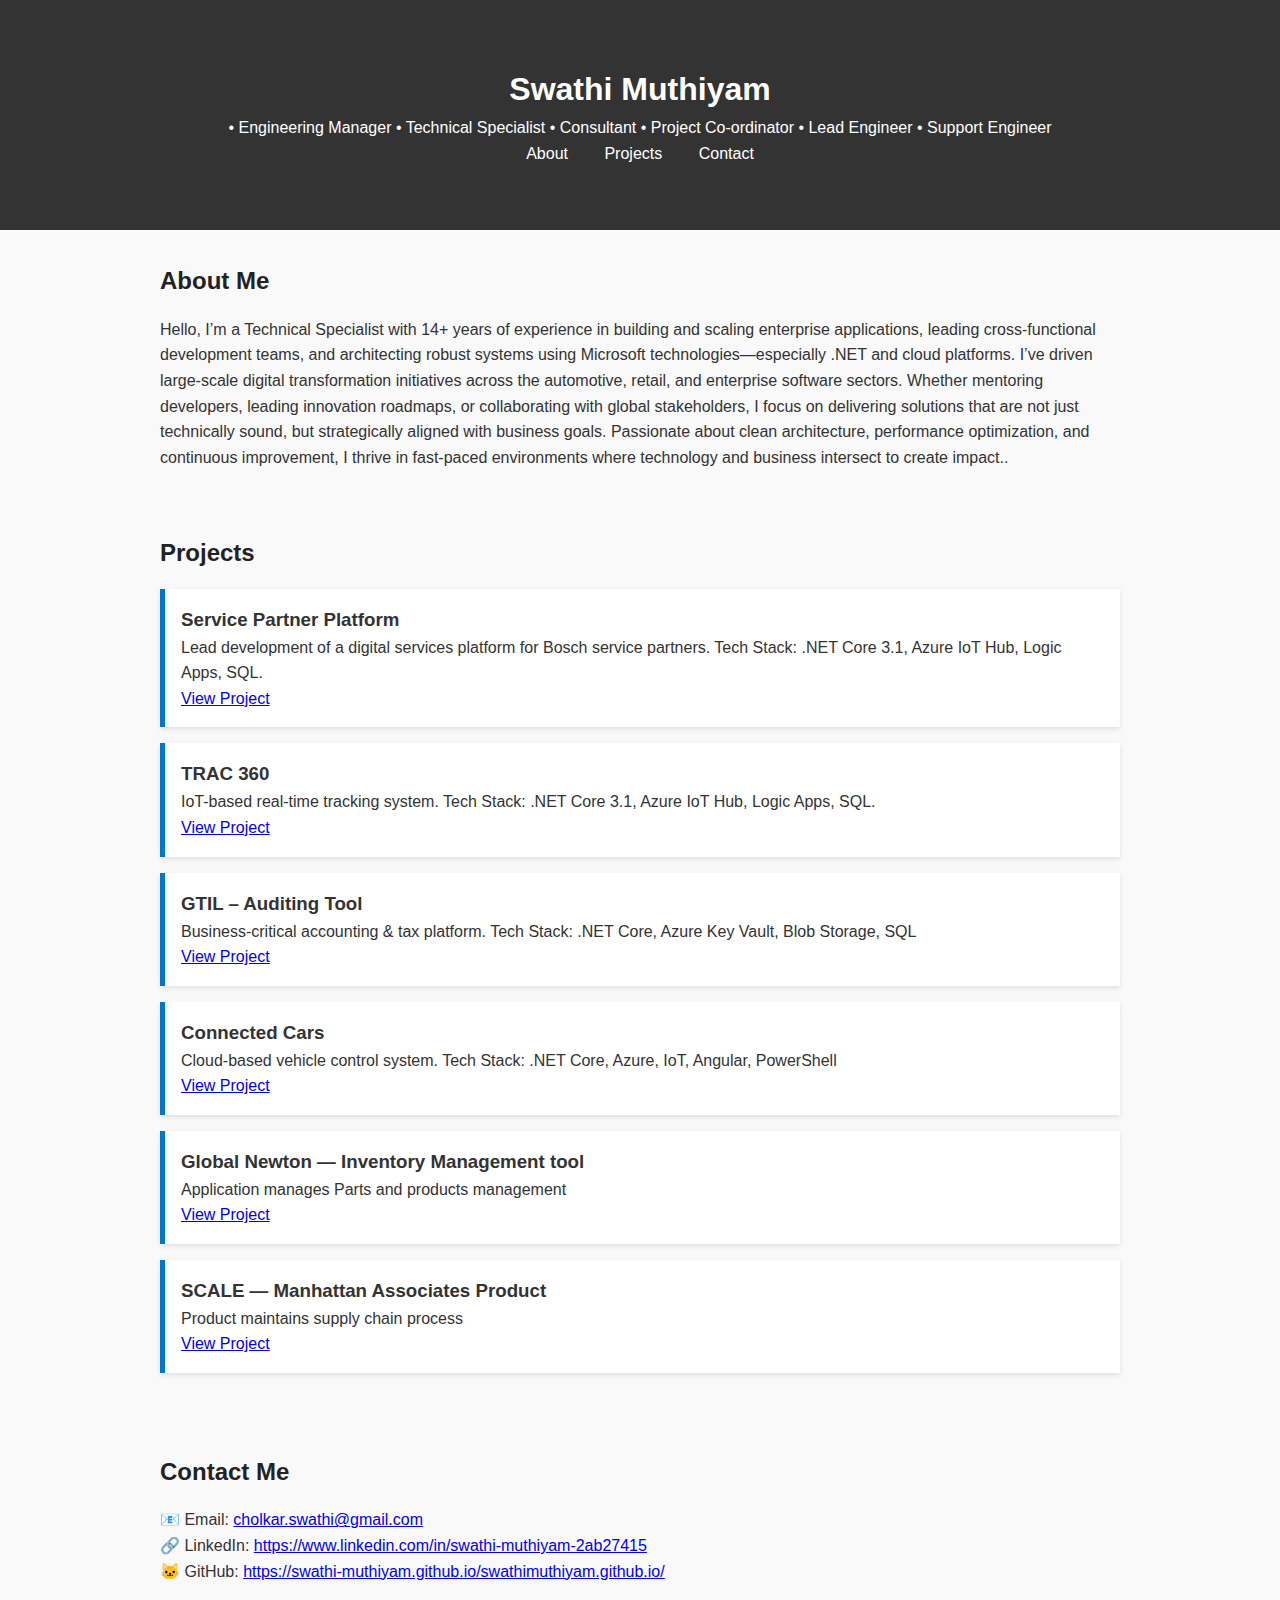
<file: index.html>
<!DOCTYPE html>
<html lang="en">
<head>
  <meta charset="UTF-8" />
  <meta name="viewport" content="width=device-width, initial-scale=1.0"/>
  <title>Swathi Muthiyam | Portfolio</title>
  <link rel="stylesheet" href="style.css"/>
</head>
<body>
  <header>
    <div class="container">
      <h1>Swathi Muthiyam</h1>
      <p>• Engineering Manager • Technical Specialist • Consultant • Project Co-ordinator • Lead Engineer • Support Engineer</p>
      <nav>
        <a href="#about">About</a>
        <a href="#projects">Projects</a>
        <a href="#contact">Contact</a>
      </nav>
    </div>
  </header>

  <section id="about">
    <div class="container">
      <h2>About Me</h2>
      <p>Hello, I’m a Technical Specialist with 14+ years of experience in building and scaling enterprise applications, leading cross-functional development teams, and architecting robust systems using Microsoft technologies—especially .NET and cloud platforms.

I’ve driven large-scale digital transformation initiatives across the automotive, retail, and enterprise software sectors. Whether mentoring developers, leading innovation roadmaps, or collaborating with global stakeholders, I focus on delivering solutions that are not just technically sound, but strategically aligned with business goals.

Passionate about clean architecture, performance optimization, and continuous improvement, I thrive in fast-paced environments where technology and business intersect to create impact..</p>
    </div>
  </section>

  <section id="projects">
    <div class="container">
      <h2>Projects</h2>
      <ul class="project-list">
        <li>
          <h3>Service Partner Platform</h3>
          <p>Lead development of a digital services platform for Bosch service partners.  
              Tech Stack: .NET Core 3.1, Azure IoT Hub, Logic Apps, SQL.</p>
              <!-- Modal -->
                  <div id="bspModal" class="modal">
                    <div class="modal-content">
                      <span class="close" onclick="closeModal('bspModal')">&times;</span>
                      <h2>🚗🏍️Service Partner Platform</h2>
                      <p><strong>Description:</strong> Service Partner App is an end-to-end digital platform designed for vehicle service workshops. It enhances operational efficiency by enabling service appointment bookings, job card management, and automated lead generation. The platform supports mobile and web interfaces, integrating tools like WhatsApp and Meta Ads to streamline customer communication and lead follow-up.</p>
                      <br>
                      <p><strong>Role:</strong> Technical Lead / Backend Developer</p>
                      <br>
                      <p><strong>Tech Stack:</strong> .NET Core 8.0, Azure Functions, Logic Apps, SQL Server, JavaScript (DevExtreme), Firebase Auth / JWT , WhatsApp Business API (Customer communication), Meta Ads API (Lead Capture), Firebase Cloud Messaging (Push Notifications), </p>
                      <br>
                      <p><strong>Platform:</strong> Mobile (Android/iOS) + Web Admin Panel</p>
                      <br>
                      <p><strong>Key Features:</strong> </p>
                      <br>
                      <p><strong>📱 Mobile App (Workshop Owner & Staff)</strong> </p> 
                      <br>                     
                        <ul>
                          <li></b>Web Admin Panel:</b> Manage service partners, appointments, and job cards.</li>
                          <li></b>Job Card Management:</b> Create, update, and track job cards for vehicle repairs.</li>
                          <li></b>Lead Generation:</b> Automatically generate leads based on vehicle type and insurance expiry.</li>
                          <li></b>WhatsApp Integration:</b> Send notifications and updates to customers via WhatsApp.</li>
                          <li></b>Meta Ads Integration:</b> Capture leads from Meta Ads campaigns.</li>
                          <li></b>Push Notifications:</b> Notify customers about appointment reminders and service updates.</li>
                        </ul>
                      <p><strong>🖥️ Admin Web Panel</strong> </p>
                        <ul>                          
                          <li></b>Master Data Management:</b> Add/update service types, vehicle models, brands, etc., to sync with the mobile app.</li>
                          <li></b>KPI & Reports Dashboard:</b> View service metrics, lead conversion rates, and employee productivity. </li>
                          <li></b>Lead Management:</b>
                              # View and assign leads from Meta Ads.
                              # Track lead status and performance by agent.</li>
                          <li></b>Notification Center:</b>
                              # Send custom notifications to customers.
                              # Track delivery and response status of each message.</li>
                          <li></b>User & Role Management:</b> Add new users and assign roles (Admin, Agent, Technician, etc.).</li>
                          <li></b>Geo-location Update:</b> Update workshop location and reflect changes in the mobile app (useful for relocations).</li>
                        </ul>
                    </div>
                  </div>
          <!-- <a href="proj-bsp.html" target="_blank">View Project</a> -->
          <a href="#" onclick="openModal('bspModal')">View Project</a>
        </li>
        <li>
          <h3>TRAC 360</h3>
          <p>IoT-based real-time tracking system. 
            Tech Stack: .NET Core 3.1, Azure IoT Hub, Logic Apps, SQL.</p>
                  <!-- Modal -->
                  <div id="trac360Modal" class="modal">
                    <div class="modal-content">
                      <span class="close" onclick="closeModal('trac360Modal')">&times;</span>
                      <h2>IoT-based real-time tracking system</h2>
                      <p><strong>Description:</strong> TRAC 360 is an IoT platform designed to register devices and process incoming telemetry data for operational monitoring and KPI generation.</p>
                      <br>
                      <p><strong>Role:</strong> Technical Lead / Backend & Cloud Integration Engineer</p>
                      <br>
                      <p><strong>Tech Stack:</strong> .NET Core 3.1, SQL Server, Microservices, Azure - Iot hub, Event hub, Functions, Logic App, Cosmos db, App services  </p>
                      <br>                      
                      <p><strong>Platform:</strong> Scheduler - Device registration + Simulator (Instead of actual device) + device Integration</p>
                      <br>
                      <p><strong>Key Features:</strong> </p>
                      <br>
                      <p><strong>Device Registration (Bulk Ingestion):</strong> </p>   
                      <br>                   
                        <ul>
                          <li>A Function App automatically pulls bulk device data files from a designated SFTP location.</li>
                          <li>Each file contains metadata required to register multiple devices (e.g., device ID, type, location, etc.).</li>
                          <li>The Function App processes this data and registers the devices in the system.</li>
                          <li>Device registration is logged in a SQL database for tracking and auditing purposes.</li><br>
                          <p><strong>Telemetry Reception:</strong> </p><br>
                          <li>Once registered, devices begin transmitting telemetry data (e.g., location, temperature, pressure).</li>
                          <li>This data is received in real time by a client system responsible for ingesting and interpreting the incoming signals.</li>
                        <p><strong>Data Persistence:</strong> </p><br>
                        <li>Telemetry data is stored in Azure Cosmos DB, a scalable NoSQL database.</li>
                        <li>This structured storage allows for high-speed querying and flexible schema management.</li>
                        <br>
                        <p><strong>KPI Population:</strong> </p><br>
                        <li>Data from Cosmos DB is used to compute and populate Key Performance Indicators (KPIs).</li>
                        <li>These KPIs support dashboards, alerts, and operational analytics, offering insights into device performance and status.</li>
                        </ul>
                    </div>
                  </div>
          <!-- <a href="proj-trac360.html" target="_blank">View Project</a> -->
          <a href="#" onclick="openModal('trac360Modal')">View Project</a>
        </li>
        <li>
          <h3>GTIL – Auditing Tool</h3>
          <p>Business-critical accounting & tax platform.
            Tech Stack: .NET Core, Azure Key Vault, Blob Storage, SQL</p>
            <!-- Modal -->
                  <div id="gtilModal" class="modal">
                    <div class="modal-content">
                      <span class="close" onclick="closeModal('gtilModal')">&times;</span>
                      <h2>GTIL - Business-Critical Accounting & Tax Platform</h2>
                      <p><strong>Description:</strong>A secure, enterprise-grade platform built to streamline and automate accounting, auditing, and tax processes. The system enables seamless engagement management, offline work synchronization, trial balance calculations, and supports end-to-end audit lifecycle workflows, ensuring compliance, accuracy, and efficiency.</p>
                      <br>
                      <p><strong>Tech Stack:</strong> .NET Core 3.1, Azure App services, Logic Apps, SQL, BLOB storage</p>
                      <br>
                      <p><strong>Platform:</strong> Web Application (hosted on local IIS)</p>
                      <br>
                      <p><strong>Key Features:</strong> </p><br>
                      <ul>
                        <p><strong>Engagement Lifecycle Management:</strong> </p><br>
                        <li><p> Creation and tracking of audit/tax engagements.</p> </li>
                        <li><p> Role-based access for audit teams, managers, and clients.</p> </li>
                        <li><p> Real-time status updates and workflow automation.</p> </li>                        
                        <br> <p><strong>Offline Work Synchronization:</strong> </p><br>
                        <li><p> Auditors can work in offline mode (e.g., during field audits).</p> </li>
                        <li><p> Changes are automatically synced to the central system once connectivity is restored.</p> </li>
                        <li><p> Conflict resolution and audit trails ensure data integrity.</p> </li>
                        <p><strong>Trial Balance Calculations:</strong> </p><br>
                        <li><p> Auto-import of trial balance from client systems or manual entry.</p> </li>
                        <li><p> Real-time computation of adjustments, reclassifications, and final balances.</p> </li>
                        <li><p> Integration with working papers and financial statements.</p> </li> 
                        <br> <p><strong>Audit Evidence Management:</strong> </p><br>
                        <li><p> Upload and tag supporting documents (invoices, receipts, contracts)..</p> </li>
                        <li><p> Link documents to specific audit assertions or checklist items..</p> </li>
                        <li><p> Version control and secure file storage.</p> </li>

                        <br> <p><strong>Risk Assessment & Planning:</strong> </p><br>
                        <li><p> Built-in risk analysis tools to identify high-risk areas..</p> </li>
                        <li><p> Supports materiality calculations and risk matrices..</p> </li>
                        <li><p> Configurable audit planning templates and checklists.</p> </li>
                        
                        <br> <p><strong>Workpaper Management:</strong> </p><br>
                        <li><p> Digital workpapers with review/approval workflows..</p> </li>
                        <li><p> Cross-referencing, annotations, and reviewer comments..</p> </li>
                        <li><p> Standard templates aligned with regulatory standards (e.g., GAAP, IFRS).</p> </li>

                        <br> <p><strong>Lead Schedules & Sub-ledger Tie-Outs:</strong> </p><br>
                        <li><p> Automated generation of lead schedules for account balances.</p> </li>
                        <li><p> Integration with sub-ledger systems to ensure tie-outs.</p> </li>
                        <li><p> Exception handling and reconciliation workflows..</p> </li>

                        <br> <p><strong>Reporting & Dashboards:</strong> </p><br>
                        <li><p> Real-time dashboards for engagement status, open items, and KPIs.</p> </li>
                        <li><p> Exportable reports (PDF, Excel, CSV) for clients and regulators.</p> </li>
                        <li><p> Audit log and compliance summaries.</p> </li>

                        <br> <p><strong>Security & Compliance:</strong> </p><br>
                        <li><p> Role-based access control and multi-factor authentication.</p> </li>
                        <li><p> Data encryption at rest and in transit.</p> </li>
                        <li><p> Compliance with industry standards such as SOX, ISO 27001, and SOC 2.</p> </li>

                    </ul>
                      
                      
                    </div>
                  </div>
          <!-- <a href="proj-gtil.html" target="_blank">View Project</a> -->
          <a href="#" onclick="openModal('gtilModal')">View Project</a>

        </li>
        <li>
          <h3>Connected Cars</h3>
          <p>Cloud-based vehicle control system.
Tech Stack: .NET Core, Azure, IoT, Angular, PowerShell</p>
<!-- Modal -->
                  <div id="fordModal" class="modal">
                    <div class="modal-content">
                      <span class="close" onclick="closeModal('fordModal')">&times;</span>
                      <h2>Connected Cars  – IoT-Based Application</h2><br>
                      <p><strong>Description:</strong> The Connected Cars platform is an advanced IoT-based solution designed to collect, process, and visualize vehicle telemetry data in real time. It includes a user-friendly mobile app for end users, a powerful web-based admin panel for fleet managers and support teams, and a microservices-driven backend architecture built for scalability, resilience, and speed.</p><br>
                      <p><strong>Role:</strong> Full stack Developer, Release Manager, Support Engineer</p><br>
                      <p><strong>Tech Stack:</strong> .NET Core 3.0, Azure Functions, Logic Apps, Azure SQL Server, Angular, AAD ,Azure Event hub, TCU device with pre-embedded SDN uri</p>
                      <br><p><strong>Platform:</strong> Mobile (Android/iOS) + Web Admin Panel</p><br>
                      <p><strong>Key Features:</strong> </p><br>
                      <p><strong>📱 Mobile App (For Vehicle Owners/Drivers)</strong> </p>  <br>                    
                        <ul>
                          <li><b>Real-Time Vehicle Data:</b>  View location, fuel level, battery status, engine health, tire pressure, etc.</li>
                          <li><b>Trip History: </b>  Access past routes, driving behavior, speed trends, and distance traveled.</li>
                          <li><b>🖥️ Remote Features:</b><br>
                            # Remote start/stop<br>
                            # Lock/unlock doors<br>
                            # Horn/light activation<br>
                            <li><b>Maintenance Alerts:</b> Service reminders, diagnostics codes, and proactive issue detection.<br>
                            <li><b>User Profile & Notifications:</b>  Manage preferences, push notifications for critical alerts, geo-fencing.<br>                              
                        </ul>
                       <ul>                          
                          <li><b> Web Admin Panel (For Managers & Admins)</b><br>
                            <li><b> Dashboard Overview:</b> Vehicle health summary, active/inactive vehicle stats, alerts.<br>
                            <li><b>Live Tracking:</b> Map view of all connected vehicles with real-time status updates.<br>
                            <li><b>Vehicle Management:</b> Register, update, or remove vehicles from the system.<br> 
                            <li><b>Driver Behavior Analytics: </b> Monitor speed violations, harsh braking, acceleration, and idling time.<br>
                            <li><b>Data Export & Reports: </b> Generate customized reports in various formats (CSV, PDF).                              
                        </ul>
                        <ul>  
                          <li><b>Backend Microservices:</b><br>
                              # Scalable architecture with independent services for data ingestion, processing, and storage.<br>
                              # Azure Functions for serverless compute, Logic Apps for workflow automation.</li>
                          <li><b>Telemetry Ingestion Service</b><br>
                              # Collects real-time data from embedded vehicle TCU devices..<br>
                              # Supports MQTT, HTTP protocols.</li>
                          <li><b>Device Registration & Identity Service</b><br>
                              # Manages secure provisioning of IoT devices(TCU) and vehicle authentication...
                          <li><b> Notification Service</b><br>
                              # Sends alerts via push, email, or SMS for key events (e.g., low battery, crash detection)..<br>
                              <li><b>User Management & Access Control</b><br>
                              # Handles authentication (OAuth2, SSO) and role-based access for both mobile and admin users.
                              <li><b>Data Storage</b><br>
                              # No SQL DB for telemetry.<br>
                              # Relational DB Azure SQL for user and vehicle metadata.<br>
                              # Blob Storage for diagnostic files, images, and logs.</li>                         
                        </ul>
                    </div>
                  </div>
          <!-- <a href="proj-ford.html" target="_blank">View Project</a> -->
          <a href="#" onclick="openModal('fordModal')">View Project</a>
        </li>

        <li>
          <h3>Global Newton — Inventory Management tool</h3>
          <p>Application manages Parts and products management </p>
          <!-- <a href="proj-ford.html" target="_blank">View Project</a> -->
          <!-- Modal -->
                  <div id="gnModal" class="modal">
                    <div class="modal-content">
                      <span class="close" onclick="closeModal('gnModal')">&times;</span>
                      <h2>Global Newton — Inventory Management tool</h2><br>
                      <p><strong>Description:</strong> An Inventory Management Tool for parts and products is a software application designed to streamline the tracking, storing, and organizing of inventory items (such as spare parts, components, and finished products). It ensures optimal stock levels, minimizes overstocking and stockouts, and enhances operational efficiency for businesses dealing with physical goods.</p>
                     <br> <p><strong>Role:</strong> Technical Lead / Full stack Developer</p>
                     <br> <p><strong>Tech Stack:</strong> .NET framework 4.8, Cluster server, SQL Server, JavaScript</p>
                      <br><p><strong>Platform:</strong>  Web Application</p>
                      <br><p><strong>Key Features:</strong> </p>
                      <br><p><strong>📱 Parts Management</strong> </p>                      
                        <ul>
                          <li></b> Part Cataloguing :</b> Maintain a detailed catalog with part numbers, descriptions, suppliers, categories.</li>
                          <li></b> Stock Tracking :</b> Real-time tracking of quantity on hand, minimum and maximum levels.</li>
                          <li></b> Multi-location Support:</b>  Track parts across multiple warehouses or store locations..</li>
                          <li></b> Reorder Alerts: </b> Automatic notifications when stock falls below a defined threshold.</li>
                          <li></b> Serial/Batch Number Tracking:</b> Identify and trace individual parts.</li>
                          
                        </ul>
                      <p><strong>🖥️  Products Management</strong> </p>
                        <ul>
                          <li><b>Product Catalog:</b> Create and manage product listings, SKUs, descriptions, pricing, categories.</li>
                          <li><b>Bill of Materials (BOM):</b> Define how products are assembled from parts.</li>
                          <li><b>Stock Management:</b> Monitor quantities available, reserved, or on order.</li>
                        </ul>
                    </div>
                  </div>
          <a href="#" onclick="openModal('gnModal')">View Project</a>
        </li>
<li>
          <h3>SCALE — Manhattan Associates Product</h3>
          <p>Product maintains supply chain process </p> 

<!-- Modal -->
                  <div id="scaleModal" class="modal">
                    <div class="modal-content">
                      <span class="close" onclick="closeModal('scaleModal')">&times;</span>
                      <h2>SCALE — Manhattan Associates Product</h2>
                      <br><p><strong>Description:</strong> SCALE (Supply Chain Architected for Logistics Execution) is a comprehensive, modular warehouse and logistics execution system developed by Manhattan Associates. It is designed to manage and optimize the entire supply chain process, from inbound logistics and warehouse operations to outbound shipping and returns management.
It combines warehouse management (WMS), transportation management (TMS), labor management, and billing capabilities into a single, scalable platform        </p>
                      <br><p><strong>Role:</strong> Full Stack Developer & Support Engineer</p>
                      <br><p><strong>Tech Stack:</strong> C# 3.5, .Net Framework 3.5, Winforms 3.5,  WCF with Windows & Unix, Database (SQL Server 2008), Crystal reports.</p>
                      <br><p><strong>Platform:</strong> Desktop Application</p>
                      <br><p><strong>Key Features:</strong> </p><br>
                      <br><p><strong> Key Project Features – Supply Chain Management System</strong> </p>                      
                        <ul>
                          <li></b>End-to-End Transaction Handling:</b> Customized critical outbound transactions including:</li><br>
                          <li><b>Wave Management:</b> Grouping orders for efficient picking and shipping.</li><br>
                          <li><b>Order Management:</b> Creating, modifying, and tracking customer orders.</li><br>
                          <li><b>Inventory Management:</b> Real-time tracking of stock levels, locations, and movements.</li><br>
                          <li><b>Labor Management:</b> Monitoring workforce productivity and performance.</li><br>
                          <li><b>Billing Management:</b> Generating invoices and managing financial transactions.</li><br>
                          <li><b>Pick and Pack:</b> Streamlining the picking process and packing items for shipment.</li><br>
                          <li><b>Replishment:</b> Managing inventory replenishment based on demand and stock levels.</li><br>
                          <li><b>Shipping:</b> Managing the entire shipping process, including carrier selection and label generation.</li><br>
                          <li><b>Returns Management:</b> Handling returned items efficiently.</li><br>
                          <li><b>Dock Management:</b> Optimizing dock door assignments and scheduling.</li><br>                          
                        </ul>
                      <p><strong>🖥️ System Customization & Enhancements</strong> </p>
                        <ul> 
                          <li>Customized workflows and screens based on unique client requirements in the warehouse and logistics domain.</b>
                          </li>
                          <li>Created reusable components for repeated SCM processes (e.g., packing list generation, shipment validation).</li>
                         
                        </ul>
                      <p><strong>🖥️ Error Handling & Issue Resolution</strong> </p>
                        <ul> 
                          <li>Proactively identified and fixed issues in the UI and server-side applications to ensure smooth transaction processing.</b>
                          </li>
                          <li>Debugged complex server errors involving cross-layer integrations between UI, business logic, and the database.</li>                         
                        </ul>

                        <p><strong>🖥️ Integration with External Systems</strong> </p>
                        <ul> 
                          <li><b>Enabled integrations with:</b><br>
                            # External ERP systems for Data Synchronization.<br>
                            # Transportation Management Systems (TMS)<br>
                            # Third-party logistics (3PL) providers.</li>
                          </li>
                          <li>Built APIs for real-time data exchange in shipping, order fulfillment, and inventory synchronization</li>
                        </ul>                        
                        <p><strong><b>Compliance & Audit Trail</b></strong> </p>
                        <ul>  
                          <li>
                            # Implemented audit logs for tracking key transactions like picking, packing, and shipping.<br>
                            # Ensured compliance with client-specific shipping documentation and label generation requirements.<br>                            
                          </li>                          
                        </ul>
                    </div>
                  </div>

          <!-- <a href="proj-ford.html" target="_blank">View Project</a> -->
          <a href="#" onclick="openModal('scaleModal')">View Project</a>
        </li>
        
      </ul>
    </div>
  </section>

  <section id="contact">
    <div class="container">
      <h2>Contact Me</h2>
      <p>📧 Email: <a href="mailto:cholkar.swathi@gmail.com" target="_blank">cholkar.swathi@gmail.com</a></p>
      <p>🔗 LinkedIn: <a href="https://www.linkedin.com/in/swathi-muthiyam-2ab27415" target="_blank">https://www.linkedin.com/in/swathi-muthiyam-2ab27415</a></p>
      <p>🐱 GitHub: <a href="https://swathi-muthiyam.github.io/swathimuthiyam.github.io/" target="_blank">https://swathi-muthiyam.github.io/swathimuthiyam.github.io/</a> </p>
    </div>
  </section>

  <script>
function openModal(id) {
  document.getElementById(id).style.display = 'block';
}

function closeModal(id) {
  document.getElementById(id).style.display = 'none';
}

// Close modal if user clicks outside of modal-content
window.onclick = function(event) {
  const modals = document.querySelectorAll('.modal');
  modals.forEach(modal => {
    if (event.target == modal) {
      modal.style.display = "none";
    }
  });
}
</script>

</body>
</html>
</file>
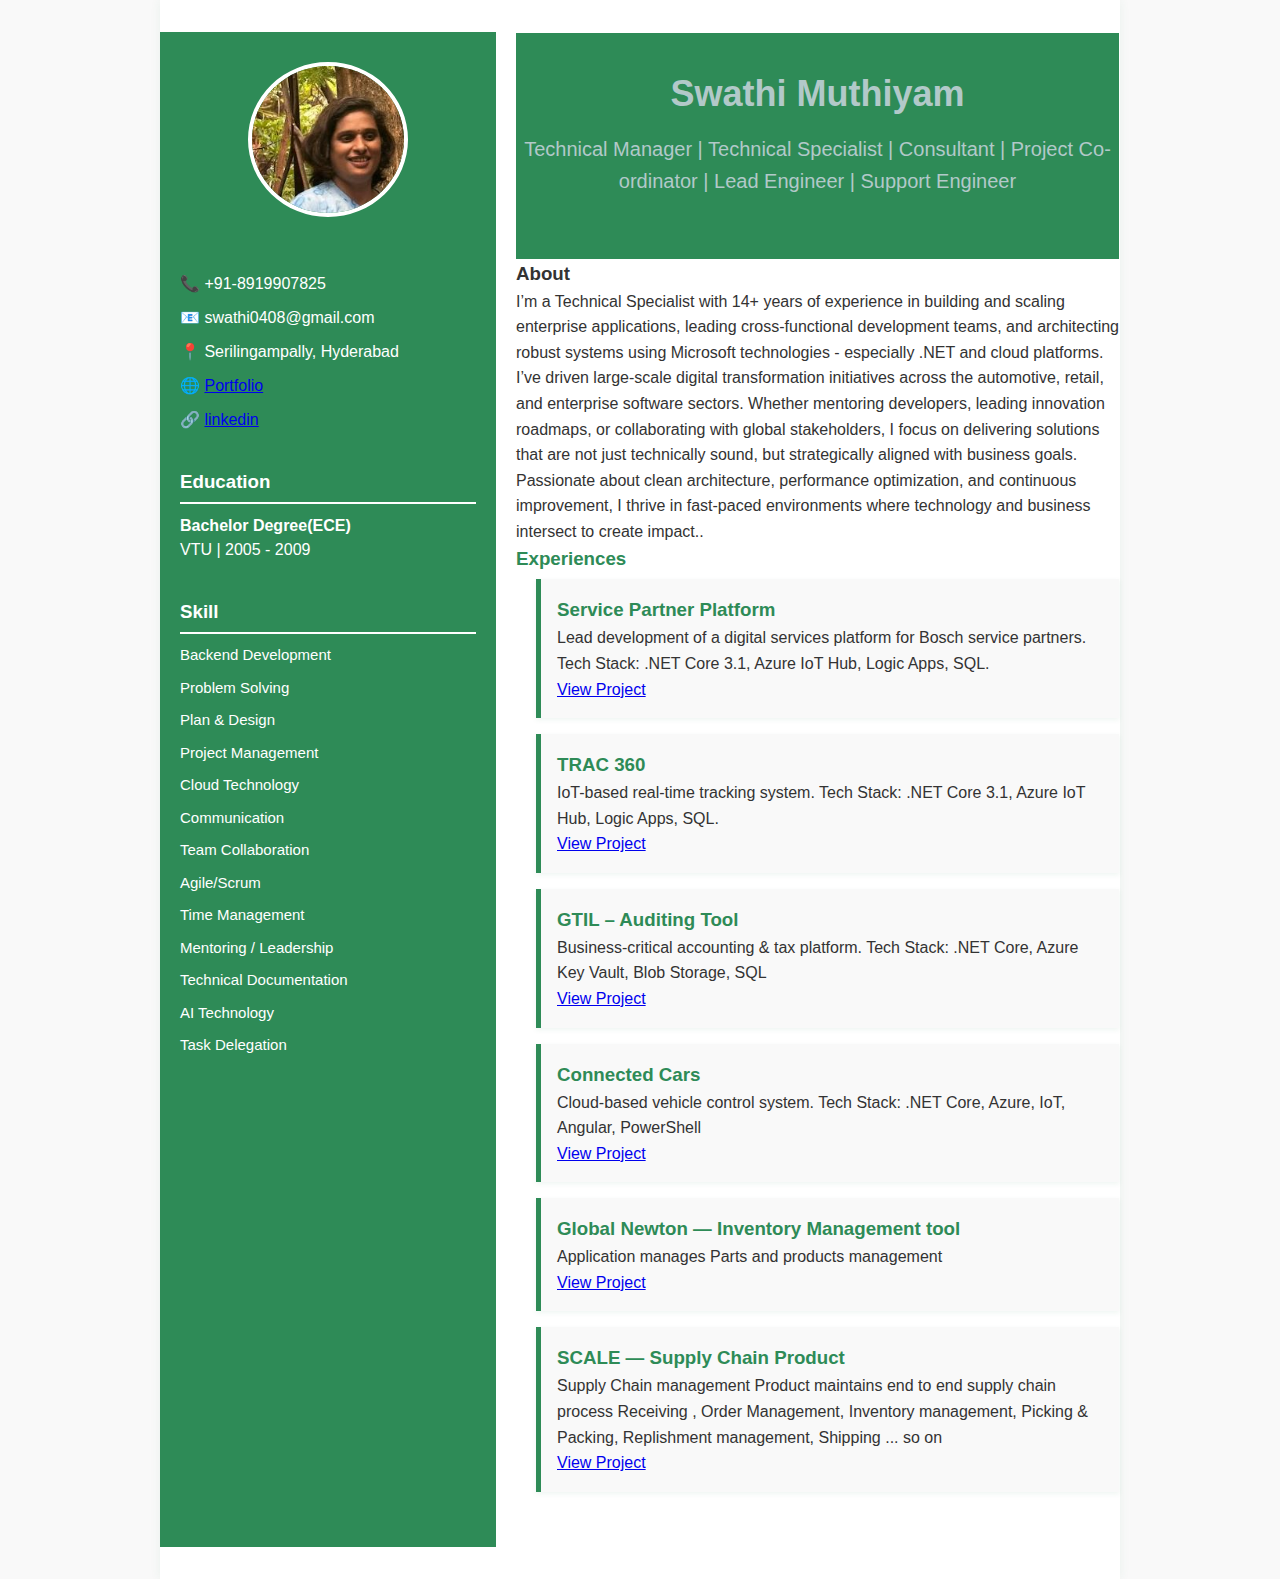
<file: cv.html>
<!DOCTYPE html>
<html lang="en">
<head>
  <meta charset="UTF-8" />
  <meta name="viewport" content="width=device-width, initial-scale=1.0"/>
  <title>Swathi Muthiyam - Technical Specialist</title>
  <link rel="stylesheet" href="stylescv.css" />
</head>
<body>
  <div class="container">
    <aside class="sidebar">
      <div class="profile">
        <img src=".\SwathiMuthiyamimage.JPG" alt="Swathi Muthiyam" />
      </div>
      <div class="contact">
        <p><strong>📞</strong> +91-8919907825</p>
        <p><strong>📧</strong> swathi0408@gmail.com</p>
        <p><strong>📍</strong> Serilingampally, Hyderabad</p>
        <p><strong>🌐</strong> <a href="https://swathi-muthiyam.github.io/portfolio/cv.html#" target="_blank">Portfolio</a></p>
        <p><strong>🔗</strong> <a href="https://www.linkedin.com/in/swathi-muthiyam-2ab27415" target="_blank">linkedin</a></p> 
        
      </div>
      <div class="education">
        <h3>Education</h3>
        <p><strong>Bachelor Degree(ECE)</strong><br />VTU | 2005 - 2009</p>
        <!-- <p><strong>Master Degree</strong><br />University of AnyCity | 2016 - 2021</p> -->
      </div>
      <div class="skills">
        <h3>Skill</h3>     
        <p>Backend Development </p>  <!-- ⭐⭐⭐⭐⭐  -->
        <p>Problem Solving	</p> <!-- ⭐⭐⭐⭐⭐ -->
        <p>Plan & Design </p> <!-- ⭐⭐⭐⭐⭐ -->
        <p>Project Management </p> <!-- ⭐⭐⭐⭐ -->
        <p>Cloud Technology </p> <!-- ⭐⭐⭐⭐ -->
        <p>Communication </p>      <!-- ⭐⭐⭐⭐  --> 
        <p>Team Collaboration	</p> <!-- ⭐⭐⭐⭐ -->
        <p>Agile/Scrum	</p> <!-- ⭐⭐⭐⭐ -->
        <p>Time Management	</p> <!-- ⭐⭐⭐⭐ -->
        <p>Mentoring / Leadership	</p>    <!--⭐⭐⭐⭐   --> 
        <p>Technical Documentation	</p>  <!-- ⭐⭐⭐⭐  -->   
        <p>AI Technology	</p> <!-- ⭐⭐⭐ -->
        <p>Task Delegation	</p> <!-- ⭐⭐⭐ -->
      </div>
    </aside>

    <main class="main-content">
      <header>
        <h1><span>Swathi Muthiyam</span></h1>
        <h2><p>Technical Manager | Technical Specialist | Consultant | Project Co-ordinator | Lead Engineer | Support Engineer </p></h2>
      </header>

      <section class="about">
        <h3 class="experienceheader">About</h3>
        <p>
          I’m a Technical Specialist with 14+ years of experience in building and scaling enterprise applications, leading cross-functional development teams, and architecting robust systems using Microsoft technologies - especially .NET and cloud platforms. I’ve driven large-scale digital transformation initiatives across the automotive, retail, and enterprise software sectors. Whether mentoring developers, leading innovation roadmaps, or collaborating with global stakeholders, I focus on delivering solutions that are not just technically sound, but strategically aligned with business goals. Passionate about clean architecture, performance optimization, and continuous improvement, I thrive in fast-paced environments where technology and business intersect to create impact..
        </p>
      </section>

      <section class="experienceheader">
        <h3>Experiences</h3>
           
          <!-- <h4>Job Position | 2016 - 2017</h4> -->
          <!-- <p><strong>Company Name | Any City</strong></p> -->
          <!-- <ul> -->
            <!-- <li>Include your title, the company name and location, and your dates of employment.</li> -->
            <!-- <li>Summarize your responsibilities and achievements.</li> -->
          <!-- </ul> -->
        <!-- </div> 

        <div class="job">
          <h4>Job Position | 2017 - 2018</h4>
          <p><strong>Company Name | Any City</strong></p>
          <ul>
            <li>Include your title, the company name and location, and your dates of employment.</li>
            <li>Summarize your responsibilities and achievements.</li>
          </ul>
        </div>-->
		<section id="projects">
    <div class="job">
      <!-- <h2>Projects</h2> -->
      <ul class="project-list">
        <li>
          <h3 class = "experienceheader">Service Partner Platform</h3>
          <p>Lead development of a digital services platform for Bosch service partners.  
              Tech Stack: .NET Core 3.1, Azure IoT Hub, Logic Apps, SQL.</p>
              <!-- Modal -->
                  <div id="bspModal" class="modal">
                    <div class="modal-content">
                      <span class="close" onclick="closeModal('bspModal')">&times;</span>
                      <h2>🚗🏍️Service Partner Platform</h2>
                      <p><strong>Description:</strong> Service Partner App is an end-to-end digital platform designed for vehicle service workshops. It enhances operational efficiency by enabling service appointment bookings, job card management, and automated lead generation. The platform supports mobile and web interfaces, integrating tools like WhatsApp and Meta Ads to streamline customer communication and lead follow-up.</p>
                      <br>
                      <p><strong>Role:</strong> Technical Lead / Backend Developer</p>
                      <br>
                      <p><strong>Tech Stack:</strong> .NET Core 8.0, Azure Functions, Logic Apps, SQL Server, JavaScript (DevExtreme), Firebase Auth / JWT , WhatsApp Business API (Customer communication), Meta Ads API (Lead Capture), Firebase Cloud Messaging (Push Notifications), </p>
                      <br>
                      <p><strong>Platform:</strong> Mobile (Android/iOS) + Web Admin Panel</p>
                      <br>
                      <p><strong>Key Features:</strong> </p>
                      <br>
                      <p><strong>📱 Mobile App (Workshop Owner & Staff)</strong> </p> 
                      <br>                     
                        <ul>
                          <li></b>Web Admin Panel:</b> Manage service partners, appointments, and job cards.</li>
                          <li></b>Job Card Management:</b> Create, update, and track job cards for vehicle repairs.</li>
                          <li></b>Lead Generation:</b> Automatically generate leads based on vehicle type and insurance expiry.</li>
                          <li></b>WhatsApp Integration:</b> Send notifications and updates to customers via WhatsApp.</li>
                          <li></b>Meta Ads Integration:</b> Capture leads from Meta Ads campaigns.</li>
                          <li></b>Push Notifications:</b> Notify customers about appointment reminders and service updates.</li>
                        </ul>
                      <p><strong>🖥️ Admin Web Panel</strong> </p>
                        <ul>                          
                          <li></b>Master Data Management:</b> Add/update service types, vehicle models, brands, etc., to sync with the mobile app.</li>
                          <li></b>KPI & Reports Dashboard:</b> View service metrics, lead conversion rates, and employee productivity. </li>
                          <li></b>Lead Management:</b>
                              # View and assign leads from Meta Ads.
                              # Track lead status and performance by agent.</li>
                          <li></b>Notification Center:</b>
                              # Send custom notifications to customers.
                              # Track delivery and response status of each message.</li>
                          <li></b>User & Role Management:</b> Add new users and assign roles (Admin, Agent, Technician, etc.).</li>
                          <li></b>Geo-location Update:</b> Update workshop location and reflect changes in the mobile app (useful for relocations).</li>
                        </ul>
                    </div>
                  </div>
          <!-- <a href="proj-bsp.html" target="_blank">View Project</a> -->
          <a href="#" onclick="openModal('bspModal')">View Project</a>
        </li>
        <li>
          <h3 class = "experienceheader">TRAC 360</h3>
          <p>IoT-based real-time tracking system. 
            Tech Stack: .NET Core 3.1, Azure IoT Hub, Logic Apps, SQL.</p>
                  <!-- Modal -->
                  <div id="trac360Modal" class="modal">
                    <div class="modal-content">
                      <span class="close" onclick="closeModal('trac360Modal')">&times;</span>
                      <h2>IoT-based real-time tracking system</h2>
                      <p><strong>Description:</strong> TRAC 360 is an IoT platform designed to register devices and process incoming telemetry data for operational monitoring and KPI generation.</p>
                      <br>
                      <p><strong>Role:</strong> Technical Lead / Backend & Cloud Integration Engineer</p>
                      <br>
                      <p><strong>Tech Stack:</strong> .NET Core 3.1, SQL Server, Microservices, Azure - Iot hub, Event hub, Functions, Logic App, Cosmos db, App services  </p>
                      <br>                      
                      <p><strong>Platform:</strong> Scheduler - Device registration + Simulator (Instead of actual device) + device Integration</p>
                      <br>
                      <p><strong>Key Features:</strong> </p>
                      <br>
                      <p><strong>Device Registration (Bulk Ingestion):</strong> </p>   
                      <br>                   
                        <ul>
                          <li>A Function App automatically pulls bulk device data files from a designated SFTP location.</li>
                          <li>Each file contains metadata required to register multiple devices (e.g., device ID, type, location, etc.).</li>
                          <li>The Function App processes this data and registers the devices in the system.</li>
                          <li>Device registration is logged in a SQL database for tracking and auditing purposes.</li><br>
                          <p><strong>Telemetry Reception:</strong> </p><br>
                          <li>Once registered, devices begin transmitting telemetry data (e.g., location, temperature, pressure).</li>
                          <li>This data is received in real time by a client system responsible for ingesting and interpreting the incoming signals.</li>
                        <p><strong>Data Persistence:</strong> </p><br>
                        <li>Telemetry data is stored in Azure Cosmos DB, a scalable NoSQL database.</li>
                        <li>This structured storage allows for high-speed querying and flexible schema management.</li>
                        <br>
                        <p><strong>KPI Population:</strong> </p><br>
                        <li>Data from Cosmos DB is used to compute and populate Key Performance Indicators (KPIs).</li>
                        <li>These KPIs support dashboards, alerts, and operational analytics, offering insights into device performance and status.</li>
                        </ul>
                    </div>
                  </div>
          <!-- <a href="proj-trac360.html" target="_blank">View Project</a> -->
          <a href="#" onclick="openModal('trac360Modal')">View Project</a>
        </li>
        <li>
          <h3 class = "experienceheader">GTIL – Auditing Tool</h3>
          <p>Business-critical accounting & tax platform.
            Tech Stack: .NET Core, Azure Key Vault, Blob Storage, SQL</p>
            <!-- Modal -->
                  <div id="gtilModal" class="modal">
                    <div class="modal-content">
                      <span class="close" onclick="closeModal('gtilModal')">&times;</span>
                      <h2>GTIL - Business-Critical Accounting & Tax Platform</h2>
                      <p><strong>Description:</strong>A secure, enterprise-grade platform built to streamline and automate accounting, auditing, and tax processes. The system enables seamless engagement management, offline work synchronization, trial balance calculations, and supports end-to-end audit lifecycle workflows, ensuring compliance, accuracy, and efficiency.</p>
                      <br>
                      <p><strong>Tech Stack:</strong> .NET Core 3.1, Azure App services, Logic Apps, SQL, BLOB storage</p>
                      <br>
                      <p><strong>Platform:</strong> Web Application (hosted on local IIS)</p>
                      <br>
                      <p><strong>Key Features:</strong> </p><br>
                      <ul>
                        <p><strong>Engagement Lifecycle Management:</strong> </p><br>
                        <li><p> Creation and tracking of audit/tax engagements.</p> </li>
                        <li><p> Role-based access for audit teams, managers, and clients.</p> </li>
                        <li><p> Real-time status updates and workflow automation.</p> </li>                        
                        <br> <p><strong>Offline Work Synchronization:</strong> </p><br>
                        <li><p> Auditors can work in offline mode (e.g., during field audits).</p> </li>
                        <li><p> Changes are automatically synced to the central system once connectivity is restored.</p> </li>
                        <li><p> Conflict resolution and audit trails ensure data integrity.</p> </li>
                        <p><strong>Trial Balance Calculations:</strong> </p><br>
                        <li><p> Auto-import of trial balance from client systems or manual entry.</p> </li>
                        <li><p> Real-time computation of adjustments, reclassifications, and final balances.</p> </li>
                        <li><p> Integration with working papers and financial statements.</p> </li> 
                        <br> <p><strong>Audit Evidence Management:</strong> </p><br>
                        <li><p> Upload and tag supporting documents (invoices, receipts, contracts)..</p> </li>
                        <li><p> Link documents to specific audit assertions or checklist items..</p> </li>
                        <li><p> Version control and secure file storage.</p> </li>

                        <br> <p><strong>Risk Assessment & Planning:</strong> </p><br>
                        <li><p> Built-in risk analysis tools to identify high-risk areas..</p> </li>
                        <li><p> Supports materiality calculations and risk matrices..</p> </li>
                        <li><p> Configurable audit planning templates and checklists.</p> </li>

                        <br> <p><strong>Workpaper Management:</strong> </p><br>
                        <li><p> Digital workpapers with review/approval workflows..</p> </li>
                        <li><p> Cross-referencing, annotations, and reviewer comments..</p> </li>
                        <li><p> Standard templates aligned with regulatory standards (e.g., GAAP, IFRS).</p> </li>

                        <br> <p><strong>Lead Schedules & Sub-ledger Tie-Outs:</strong> </p><br>
                        <li><p> Automated generation of lead schedules for account balances.</p> </li>
                        <li><p> Integration with sub-ledger systems to ensure tie-outs.</p> </li>
                        <li><p> Exception handling and reconciliation workflows..</p> </li>

                        <br> <p><strong>Reporting & Dashboards:</strong> </p><br>
                        <li><p> Real-time dashboards for engagement status, open items, and KPIs.</p> </li>
                        <li><p> Exportable reports (PDF, Excel, CSV) for clients and regulators.</p> </li>
                        <li><p> Audit log and compliance summaries.</p> </li>

                        <br> <p><strong>Security & Compliance:</strong> </p><br>
                        <li><p> Role-based access control and multi-factor authentication.</p> </li>
                        <li><p> Data encryption at rest and in transit.</p> </li>
                        <li><p> Compliance with industry standards such as SOX, ISO 27001, and SOC 2.</p> </li>

                    </ul>
                      
                      
                    </div>
                  </div>
          <!-- <a href="proj-gtil.html" target="_blank">View Project</a> -->
          <a href="#" onclick="openModal('gtilModal')">View Project</a>

        </li>
        <li>
          <h3 class = "experienceheader">Connected Cars</h3>
          <p>Cloud-based vehicle control system.
Tech Stack: .NET Core, Azure, IoT, Angular, PowerShell</p>
<!-- Modal -->
                  <div id="fordModal" class="modal">
                    <div class="modal-content">
                      <span class="close" onclick="closeModal('fordModal')">&times;</span>
                      <h2>Connected Cars  – IoT-Based Application</h2><br>
                      <p><strong>Description:</strong> The Connected Cars platform is an advanced IoT-based solution designed to collect, process, and visualize vehicle telemetry data in real time. It includes a user-friendly mobile app for end users, a powerful web-based admin panel for fleet managers and support teams, and a microservices-driven backend architecture built for scalability, resilience, and speed.</p><br>
                      <p><strong>Role:</strong> Full stack Developer, Release Manager, Support Engineer</p><br>
                      <p><strong>Tech Stack:</strong> .NET Core 3.0, Azure Functions, Logic Apps, Azure SQL Server, Angular, AAD ,Azure Event hub, TCU device with pre-embedded SDN uri</p>
                      <br><p><strong>Platform:</strong> Mobile (Android/iOS) + Web Admin Panel</p><br>
                      <p><strong>Key Features:</strong> </p><br>
                      <p><strong>📱 Mobile App (For Vehicle Owners/Drivers)</strong> </p>  <br>                    
                        <ul>
                          <li><b>Real-Time Vehicle Data:</b>  View location, fuel level, battery status, engine health, tire pressure, etc.</li>
                          <li><b>Trip History: </b>  Access past routes, driving behavior, speed trends, and distance traveled.</li>
                          <li><b>🖥️ Remote Features:</b><br>
                            # Remote start/stop<br>
                            # Lock/unlock doors<br>
                            # Horn/light activation<br>
                            <li><b>Maintenance Alerts:</b> Service reminders, diagnostics codes, and proactive issue detection.<br>
                            <li><b>User Profile & Notifications:</b>  Manage preferences, push notifications for critical alerts, geo-fencing.<br>                              
                        </ul>
                       <ul>                          
                          <li><b> Web Admin Panel (For Managers & Admins)</b><br>
                            <li><b> Dashboard Overview:</b> Vehicle health summary, active/inactive vehicle stats, alerts.<br>
                            <li><b>Live Tracking:</b> Map view of all connected vehicles with real-time status updates.<br>
                            <li><b>Vehicle Management:</b> Register, update, or remove vehicles from the system.<br> 
                            <li><b>Driver Behavior Analytics: </b> Monitor speed violations, harsh braking, acceleration, and idling time.<br>
                            <li><b>Data Export & Reports: </b> Generate customized reports in various formats (CSV, PDF).                              
                        </ul>
                        <ul>  
                          <li><b>Backend Microservices:</b><br>
                              # Scalable architecture with independent services for data ingestion, processing, and storage.<br>
                              # Azure Functions for serverless compute, Logic Apps for workflow automation.</li>
                          <li><b>Telemetry Ingestion Service</b><br>
                              # Collects real-time data from embedded vehicle TCU devices..<br>
                              # Supports MQTT, HTTP protocols.</li>
                          <li><b>Device Registration & Identity Service</b><br>
                              # Manages secure provisioning of IoT devices(TCU) and vehicle authentication...
                          <li><b> Notification Service</b><br>
                              # Sends alerts via push, email, or SMS for key events (e.g., low battery, crash detection)..<br>
                              <li><b>User Management & Access Control</b><br>
                              # Handles authentication (OAuth2, SSO) and role-based access for both mobile and admin users.
                              <li><b>Data Storage</b><br>
                              # No SQL DB for telemetry.<br>
                              # Relational DB Azure SQL for user and vehicle metadata.<br>
                              # Blob Storage for diagnostic files, images, and logs.</li>                         
                        </ul>
                    </div>
                  </div>
          <!-- <a href="proj-ford.html" target="_blank">View Project</a> -->
          <a href="#" onclick="openModal('fordModal')">View Project</a>
        </li>

        <li>
          <h3 class = "experienceheader">Global Newton — Inventory Management tool</h3>
          <p>Application manages Parts and products management </p>
          <!-- Modal -->
                  <div id="gnModal" class="modal">
                    <div class="modal-content">
                      <span class="close" onclick="closeModal('gnModal')">&times;</span>
                      <h2>Global Newton — Inventory Management tool</h2><br>
                      <p><strong>Description:</strong> An Inventory Management Tool for parts and products is a software application designed to streamline the tracking, storing, and organizing of inventory items (such as spare parts, components, and finished products). It ensures optimal stock levels, minimizes overstocking and stockouts, and enhances operational efficiency for businesses dealing with physical goods.</p>
                     <br> <p><strong>Role:</strong> Technical Lead / Full stack Developer</p>
                     <br> <p><strong>Tech Stack:</strong> .NET framework 4.8, Cluster server, SQL Server, JavaScript</p>
                      <br><p><strong>Platform:</strong>  Web Application</p>
                      <br><p><strong>Key Features:</strong> </p>
                      <br><p><strong>📱 Parts Management</strong> </p>                      
                        <ul>
                          <li></b> Part Cataloguing :</b> Maintain a detailed catalog with part numbers, descriptions, suppliers, categories.</li>
                          <li></b> Stock Tracking :</b> Real-time tracking of quantity on hand, minimum and maximum levels.</li>
                          <li></b> Multi-location Support:</b>  Track parts across multiple warehouses or store locations..</li>
                          <li></b> Reorder Alerts: </b> Automatic notifications when stock falls below a defined threshold.</li>
                          <li></b> Serial/Batch Number Tracking:</b> Identify and trace individual parts.</li>
                          
                        </ul>
                      <p><strong>🖥️  Products Management</strong> </p>
                        <ul>
                          <li><b>Product Catalog:</b> Create and manage product listings, SKUs, descriptions, pricing, categories.</li>
                          <li><b>Bill of Materials (BOM):</b> Define how products are assembled from parts.</li>
                          <li><b>Stock Management:</b> Monitor quantities available, reserved, or on order.</li>
                        </ul>
                    </div>
                  </div>
          <!-- <a href="proj-ford.html" target="_blank">View Project</a> -->
          <a href="#" onclick="openModal('gnModal')">View Project</a>
        </li>
<li>
          <h3 class = "experienceheader">SCALE — Supply Chain Product</h3>
          <p>Supply Chain management Product maintains end to end supply chain process Receiving , Order Management, Inventory management, Picking & Packing, Replishment management, Shipping ... so on </p> 

<!-- Modal -->
                  <div id="scaleModal" class="modal">
                    <div class="modal-content">
                      <span class="close" onclick="closeModal('scaleModal')">&times;</span>
                      <h2>SCALE — Supply Chain Product</h2>
                      <br><p><strong>Description:</strong> SCALE (Supply Chain Architected for Logistics Execution) is a comprehensive, modular warehouse and logistics execution system developed by Manhattan Associates. It is designed to manage and optimize the entire supply chain process, from inbound logistics and warehouse operations to outbound shipping and returns management.
It combines warehouse management (WMS), transportation management (TMS), labor management, and billing capabilities into a single, scalable platform        </p>
                      <br><p><strong>Role:</strong> Full Stack Developer & Support Engineer</p>
                      <br><p><strong>Tech Stack:</strong> C# 3.5, .Net Framework 3.5, Winforms 3.5,  WCF with Windows & Unix, Database (SQL Server 2008), Crystal reports.</p>
                      <br><p><strong>Platform:</strong> Desktop Application</p>
                      <br><p><strong>Key Features:</strong> </p><br>
                      <br><p><strong> Key Project Features – Supply Chain Management System</strong> </p>                      
                        <ul>
                          <li></b>End-to-End Transaction Handling:</b> Customized critical outbound transactions including:</li><br>
                          <li><b>Wave Management:</b> Grouping orders for efficient picking and shipping.</li><br>
                          <li><b>Order Management:</b> Creating, modifying, and tracking customer orders.</li><br>
                          <li><b>Inventory Management:</b> Real-time tracking of stock levels, locations, and movements.</li><br>
                          <li><b>Labor Management:</b> Monitoring workforce productivity and performance.</li><br>
                          <li><b>Billing Management:</b> Generating invoices and managing financial transactions.</li><br>
                          <li><b>Pick and Pack:</b> Streamlining the picking process and packing items for shipment.</li><br>
                          <li><b>Replishment:</b> Managing inventory replenishment based on demand and stock levels.</li><br>
                          <li><b>Shipping:</b> Managing the entire shipping process, including carrier selection and label generation.</li><br>
                          <li><b>Returns Management:</b> Handling returned items efficiently.</li><br>
                          <li><b>Dock Management:</b> Optimizing dock door assignments and scheduling.</li><br>                          
                        </ul>
                      <p><strong>🖥️ System Customization & Enhancements</strong> </p>
                        <ul> 
                          <li>Customized workflows and screens based on unique client requirements in the warehouse and logistics domain.</b>
                          </li>
                          <li>Created reusable components for repeated SCM processes (e.g., packing list generation, shipment validation).</li>
                         
                        </ul>
                      <p><strong>🖥️ Error Handling & Issue Resolution</strong> </p>
                        <ul> 
                          <li>Proactively identified and fixed issues in the UI and server-side applications to ensure smooth transaction processing.</b>
                          </li>
                          <li>Debugged complex server errors involving cross-layer integrations between UI, business logic, and the database.</li>                         
                        </ul>

                        <p><strong>🖥️ Integration with External Systems</strong> </p>
                        <ul> 
                          <li><b>Enabled integrations with:</b><br>
                            # External ERP systems for Data Synchronization.<br>
                            # Transportation Management Systems (TMS)<br>
                            # Third-party logistics (3PL) providers.</li>
                          </li>
                          <li>Built APIs for real-time data exchange in shipping, order fulfillment, and inventory synchronization</li>
                        </ul>                        
                        <p><strong><b>Compliance & Audit Trail</b></strong> </p>
                        <ul>  
                          <li>
                            # Implemented audit logs for tracking key transactions like picking, packing, and shipping.<br>
                            # Ensured compliance with client-specific shipping documentation and label generation requirements.<br>                            
                          </li>                          
                        </ul>
                    </div>
                  </div>

          <!-- <a href="proj-ford.html" target="_blank">View Project</a> -->
          <a href="#" onclick="openModal('scaleModal')">View Project</a>
        </li>
        
      </ul>
    </div>
  </section>
      </section>
    </main>
  </div>

  <!-- <button id="downloadPdfBtn" style="position:fixed;bottom:30px;right:30px;z-index:9999;padding:12px 24px;background:#007bff;color:#fff;border:none;border-radius:6px;cursor:pointer;font-size:16px;">Download PDF</button> -->

  <!-- <script src="https://unpkg.com/html2pdf.js@0.10.1/dist/html2pdf.bundle.min.js"></script> -->
  <script>
function openModal(id) {
  document.getElementById(id).style.display = 'block';
}

function closeModal(id) {
  document.getElementById(id).style.display = 'none';
}

// Close modal if user clicks outside of modal-content
window.onclick = function(event) {
  const modals = document.querySelectorAll('.modal');
  modals.forEach(modal => {
    if (event.target == modal) {
      modal.style.display = "none";
    }
  });
}

// PDF Download logic
const downloadBtn = document.getElementById('downloadPdfBtn');
// Add loading indicator
const loadingDiv = document.createElement('div');
loadingDiv.id = 'pdfLoading';
loadingDiv.style = 'position:fixed;top:50%;left:50%;transform:translate(-50%,-50%);background:#fff;padding:20px 40px;border-radius:8px;box-shadow:0 2px 8px #0002;font-size:18px;z-index:99999;display:none;';
loadingDiv.innerText = 'Generating PDF, please wait...';
document.body.appendChild(loadingDiv);

downloadBtn.addEventListener('click', function() {
  document.querySelectorAll('.modal').forEach(m => m.style.display = 'none');
  downloadBtn.style.display = 'none';
  loadingDiv.style.display = 'block';

  // Try exporting the full container first
  const container = document.querySelector('.container');
  const opt = {
    margin:       0.5,
    filename:     'Swathi_Muthiyam_CV.pdf',
    image:        { type: 'jpeg', quality: 0.98 },
    html2canvas:  { scale: 2, useCORS: true },
    jsPDF:        { unit: 'in', format: 'a4', orientation: 'portrait' }
  };
  html2pdf().set(opt).from(container).save().then(() => {
    downloadBtn.style.display = '';
    loadingDiv.style.display = 'none';
  }).catch(err => {
    // Fallback: try exporting only main content
    const mainContent = document.querySelector('.main-content');
    html2pdf().set(opt).from(mainContent).save().then(() => {
      downloadBtn.style.display = '';
      loadingDiv.style.display = 'none';
    }).catch(err2 => {
      alert('PDF download failed. Please check your browser settings, image paths, or try again.');
      downloadBtn.style.display = '';
      loadingDiv.style.display = 'none';
    });
  });
});
</script>

</body>
</html>
</file>
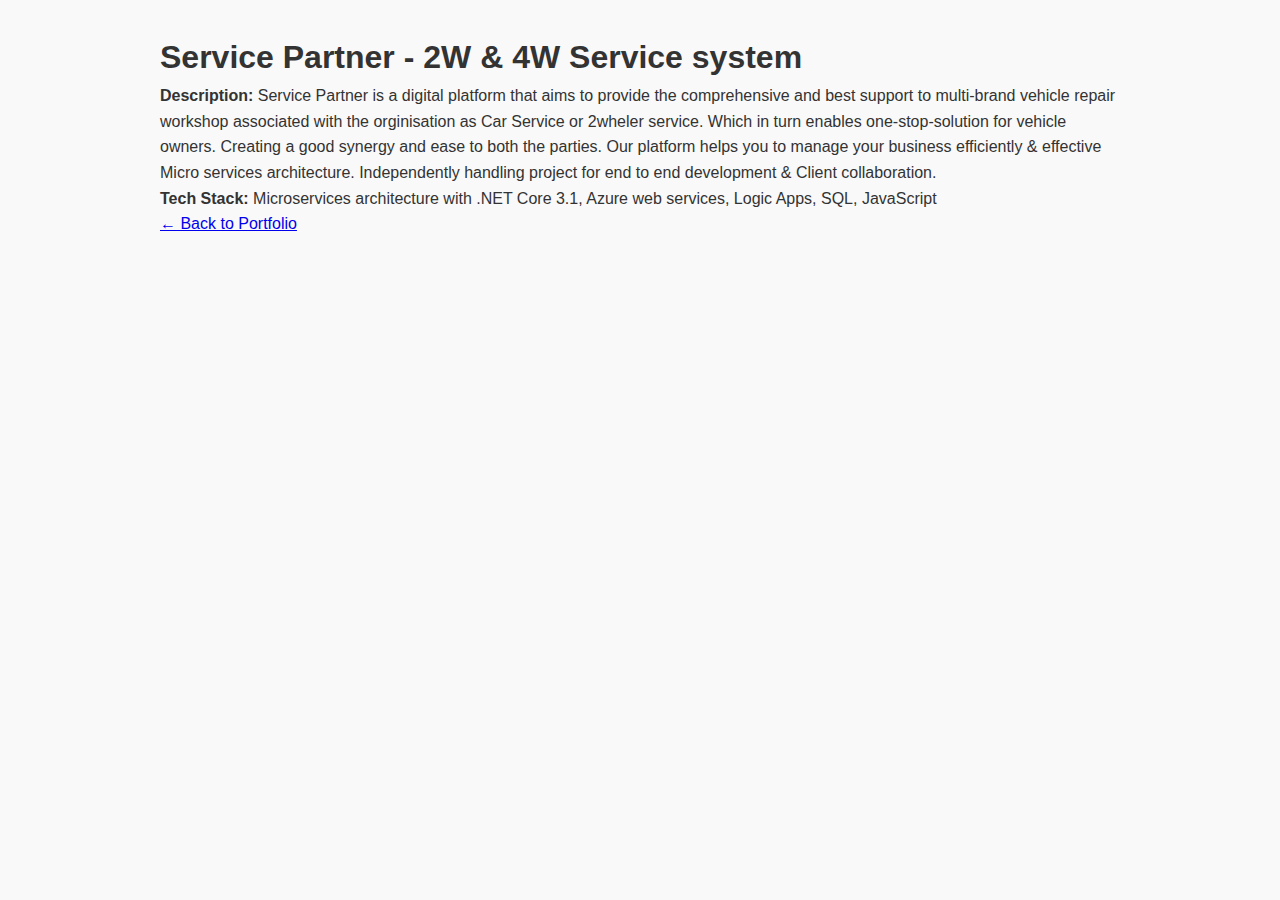
<file: proj-bsp.html>
<!DOCTYPE html>
<html lang="en">
<head>
  <meta charset="UTF-8" />
  <meta name="viewport" content="width=device-width, initial-scale=1.0"/>
  <title>Service Partner Platform</title>
  <link rel="stylesheet" href="style.css" />
</head>
<body>
  <div class="container">
    <h1>Service Partner - 2W & 4W Service system </h1>
    <p><strong>Description:</strong> Service Partner is a digital platform that aims to provide the comprehensive and best support to multi-brand vehicle repair workshop associated with the orginisation as Car Service or 2wheler service. Which in turn enables one-stop-solution for vehicle owners. Creating a good synergy and ease to both the parties. Our platform helps you to manage your business efficiently & effective Micro services architecture. 
Independently handling project for end to end development & Client collaboration.
</p>
    <p><strong>Tech Stack:</strong> Microservices architecture with .NET Core 3.1, Azure web services, Logic Apps, SQL, JavaScript</p>
    <a href="index.html">← Back to Portfolio</a>
  </div>
</body>
</html>
</file>
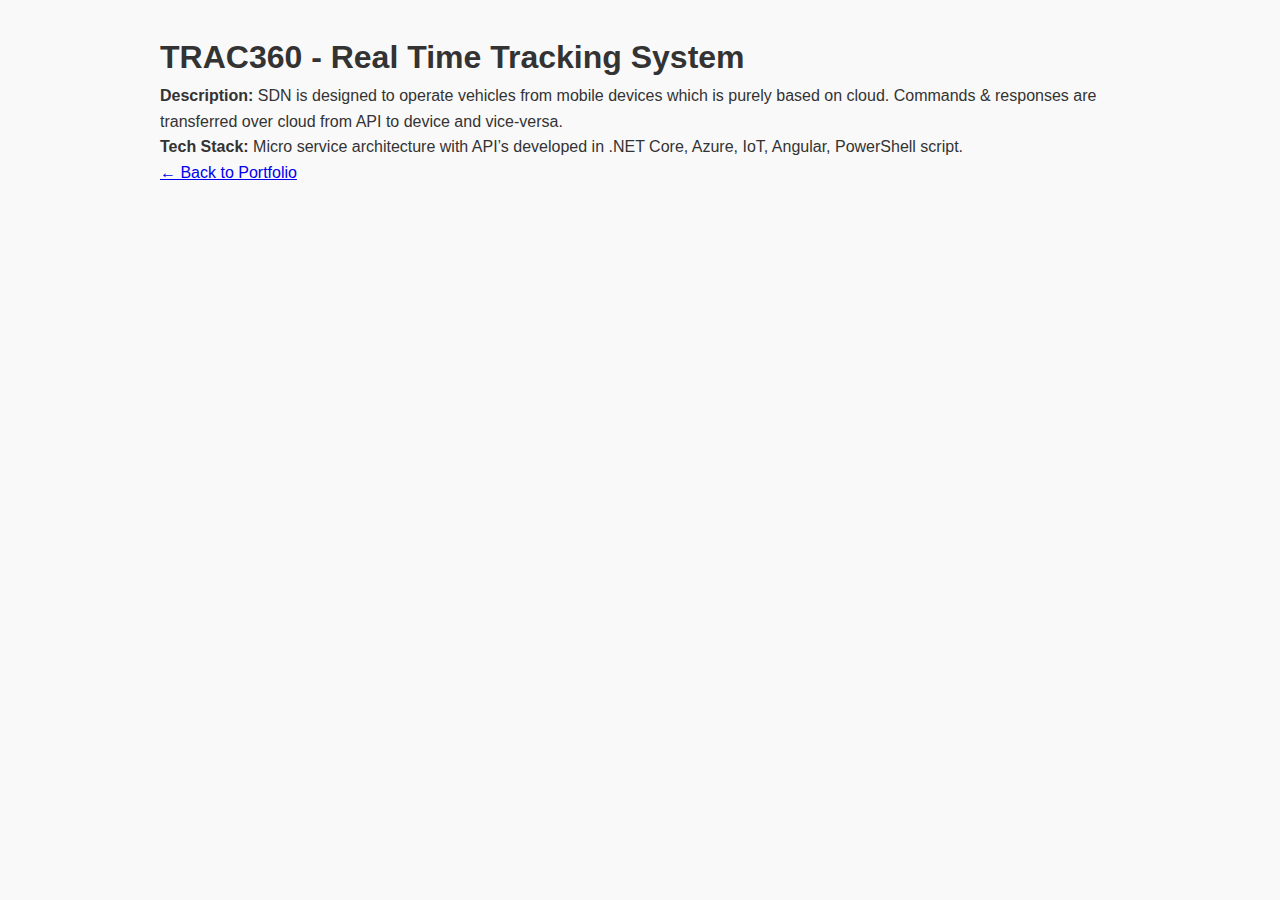
<file: proj-ford.html>
<!DOCTYPE html>
<html lang="en">
<head>
  <meta charset="UTF-8" />
  <meta name="viewport" content="width=device-width, initial-scale=1.0"/>
  <title>FORD - Connected Cars</title>
  <link rel="stylesheet" href="style.css" />
</head>
<body>
  <div class="container">
    <h1>TRAC360 - Real Time Tracking System</h1>
    <p><strong>Description:</strong> SDN is designed to operate vehicles from mobile devices which is purely based on cloud. Commands & responses are transferred over cloud from API to device and vice-versa.
</p>
    <p><strong>Tech Stack:</strong> Micro service architecture with API’s developed in .NET Core, Azure, IoT, Angular, PowerShell script. </p>
    <a href="index.html">← Back to Portfolio</a>
  </div>
</body>
</html>
</file>
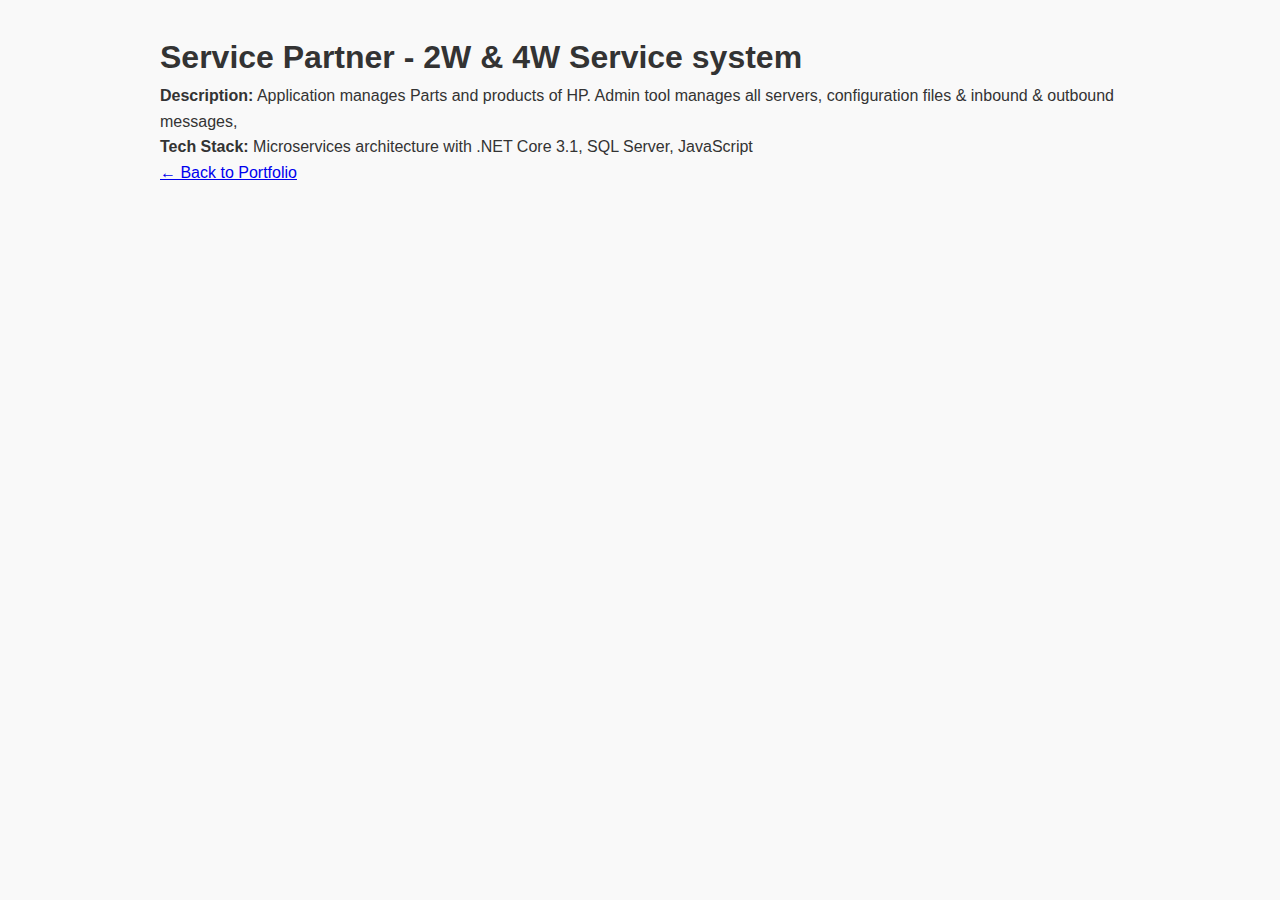
<file: proj-globalnewton.html>
<!DOCTYPE html>
<html lang="en">
<head>
  <meta charset="UTF-8" />
  <meta name="viewport" content="width=device-width, initial-scale=1.0"/>
  <title>Global Newton — HP inventory Management tool</title>
  <link rel="stylesheet" href="style.css" />
</head>
<body>
  <div class="container">
    <h1>Service Partner - 2W & 4W Service system </h1>
    <p><strong>Description:</strong> Application manages Parts and products of HP. Admin tool manages all servers, configuration files & inbound & outbound messages,
</p>
    <p><strong>Tech Stack:</strong> Microservices architecture with .NET Core 3.1, SQL Server, JavaScript</p>
    <a href="index.html">← Back to Portfolio</a>
  </div>
</body>
</html>
</file>
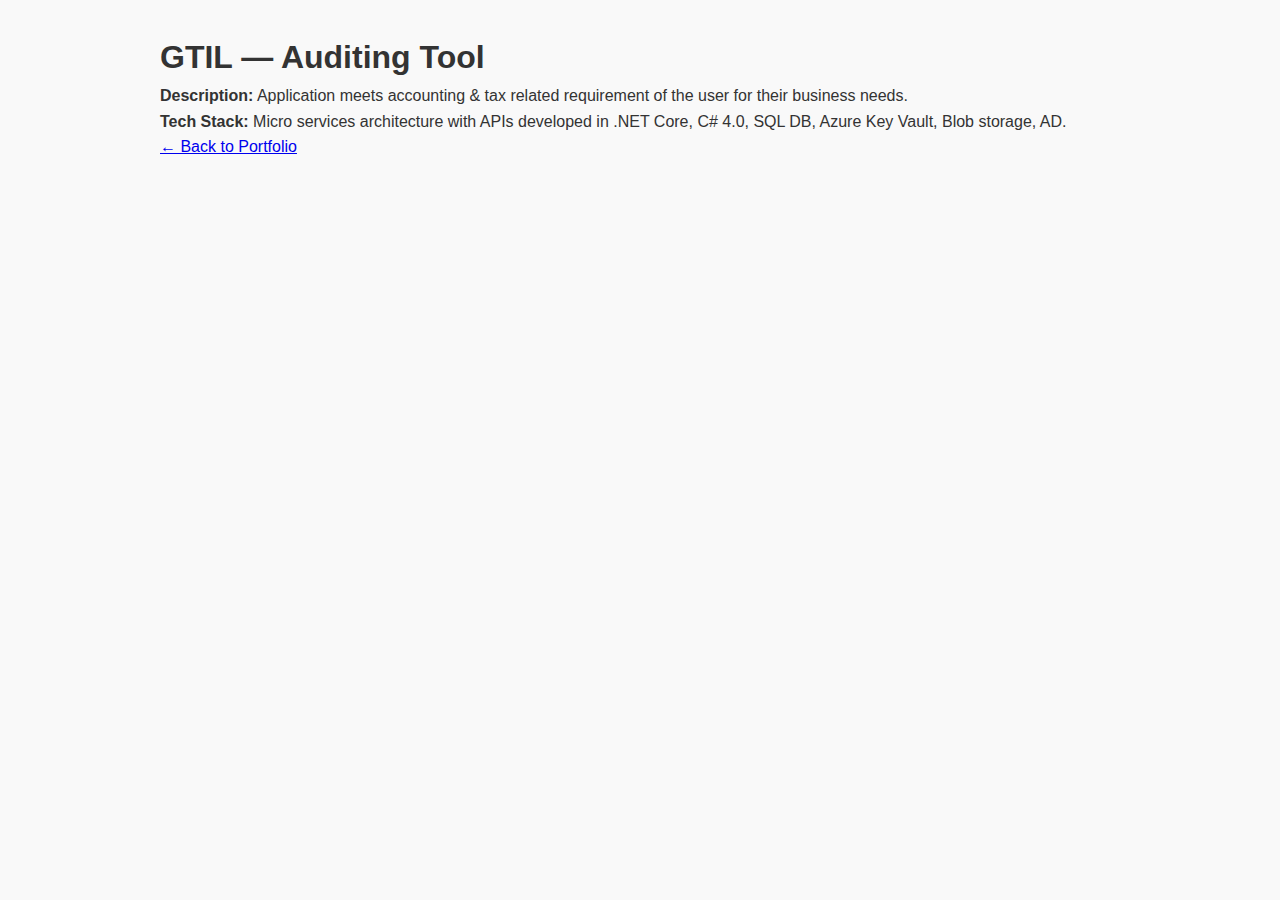
<file: proj-gtil.html>
<!DOCTYPE html>
<html lang="en">
<head>
  <meta charset="UTF-8" />
  <meta name="viewport" content="width=device-width, initial-scale=1.0"/>
  <title>GTIL — Auditing Tool</title>
  <link rel="stylesheet" href="style.css" />
</head>
<body>
  <div class="container">
    <h1>GTIL — Auditing Tool</h1>
    <p><strong>Description:</strong> Application meets accounting & tax related requirement of the user for their business needs. 
</p>
    <p><strong>Tech Stack:</strong> Micro services architecture with APIs developed in .NET Core, C# 4.0, SQL DB, Azure Key Vault, Blob storage, AD.</p>
    <a href="index.html">← Back to Portfolio</a>
  </div>
</body>
</html>
</file>
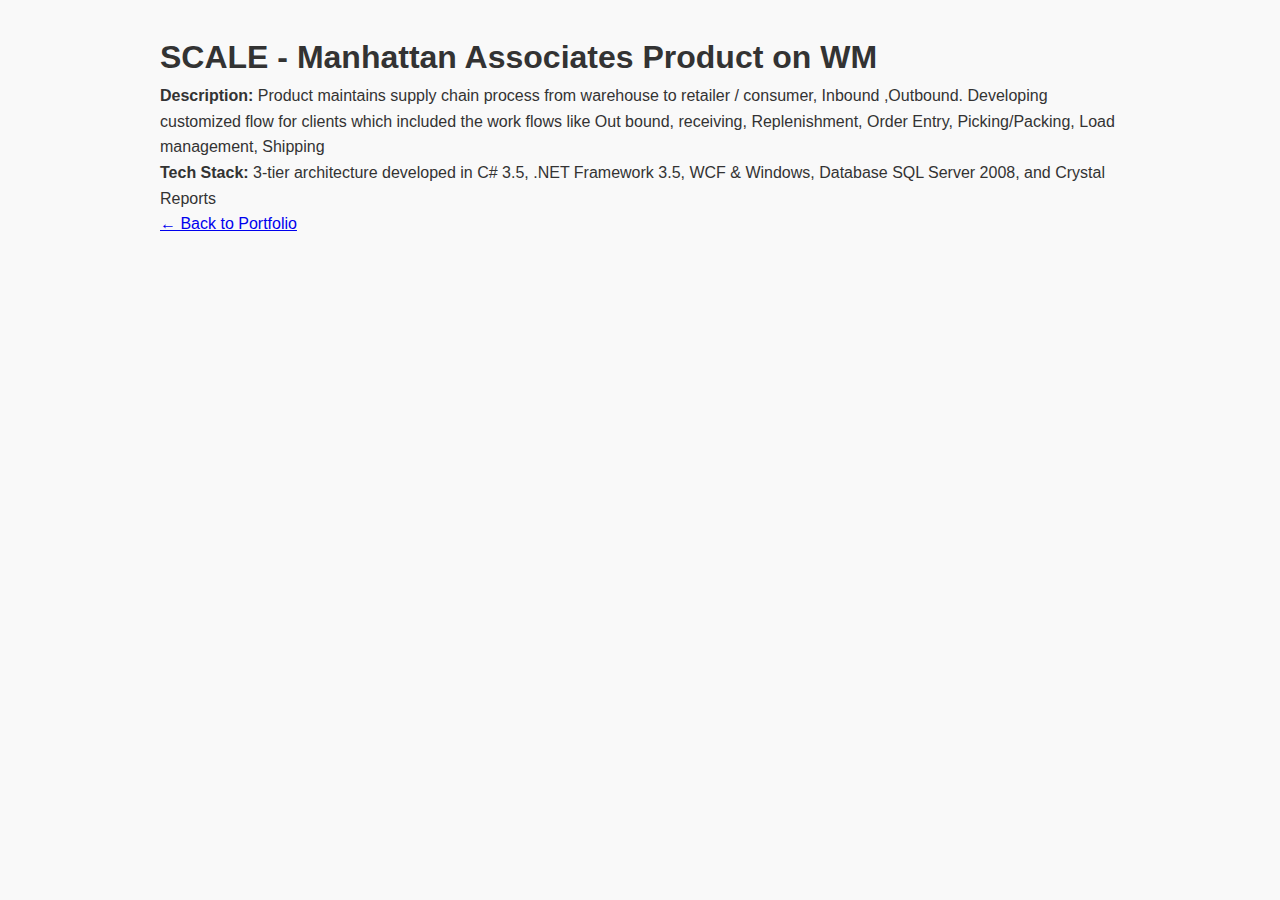
<file: proj-scale.html>
<!DOCTYPE html>
<html lang="en">
<head>
  <meta charset="UTF-8" />
  <meta name="viewport" content="width=device-width, initial-scale=1.0"/>
  <title>SCALE - Manhattan Associates Product on WM</title>
  <link rel="stylesheet" href="style.css" />
</head>
<body>
  <div class="container">
    <h1>SCALE - Manhattan Associates Product on WM </h1>
    <p><strong>Description:</strong> Product maintains supply chain process from warehouse to retailer / consumer, Inbound ,Outbound. Developing customized flow for clients which included the work flows like Out bound, receiving, Replenishment, Order Entry,  Picking/Packing, Load management, Shipping
</p>
    <p><strong>Tech Stack:</strong> 3-tier architecture developed in C# 3.5, .NET Framework 3.5, WCF & Windows, Database SQL Server 2008, and Crystal Reports</p>
    <a href="index.html">← Back to Portfolio</a>
  </div>
</body>
</html>
</file>
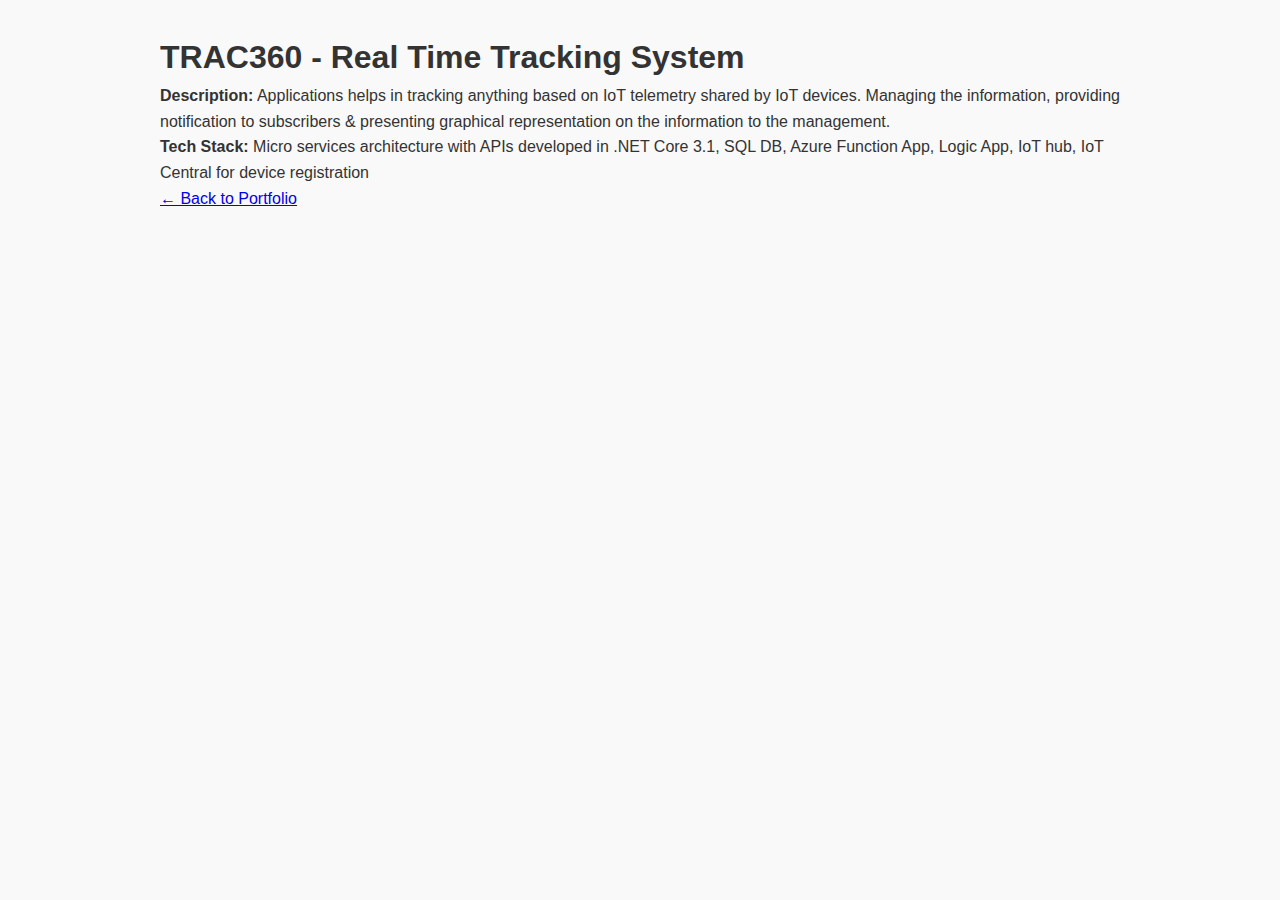
<file: proj-trac360.html>
<!DOCTYPE html>
<html lang="en">
<head>
  <meta charset="UTF-8" />
  <meta name="viewport" content="width=device-width, initial-scale=1.0"/>
  <title>TRAC360 - Real Time Tracking System</title>
  <link rel="stylesheet" href="style.css" />
</head>
<body>
  <div class="container">
    <h1>TRAC360 - Real Time Tracking System</h1>
    <p><strong>Description:</strong> Applications helps in tracking anything based on IoT telemetry shared by IoT devices. Managing the information, providing notification to subscribers & presenting graphical representation on the information to the management.
</p>
    <p><strong>Tech Stack:</strong> Micro services architecture with APIs  developed in .NET Core 3.1, SQL DB, Azure Function App, Logic App, IoT hub, IoT Central for device registration </p>
    <a href="index.html">← Back to Portfolio</a>
  </div>
</body>
</html>
</file>
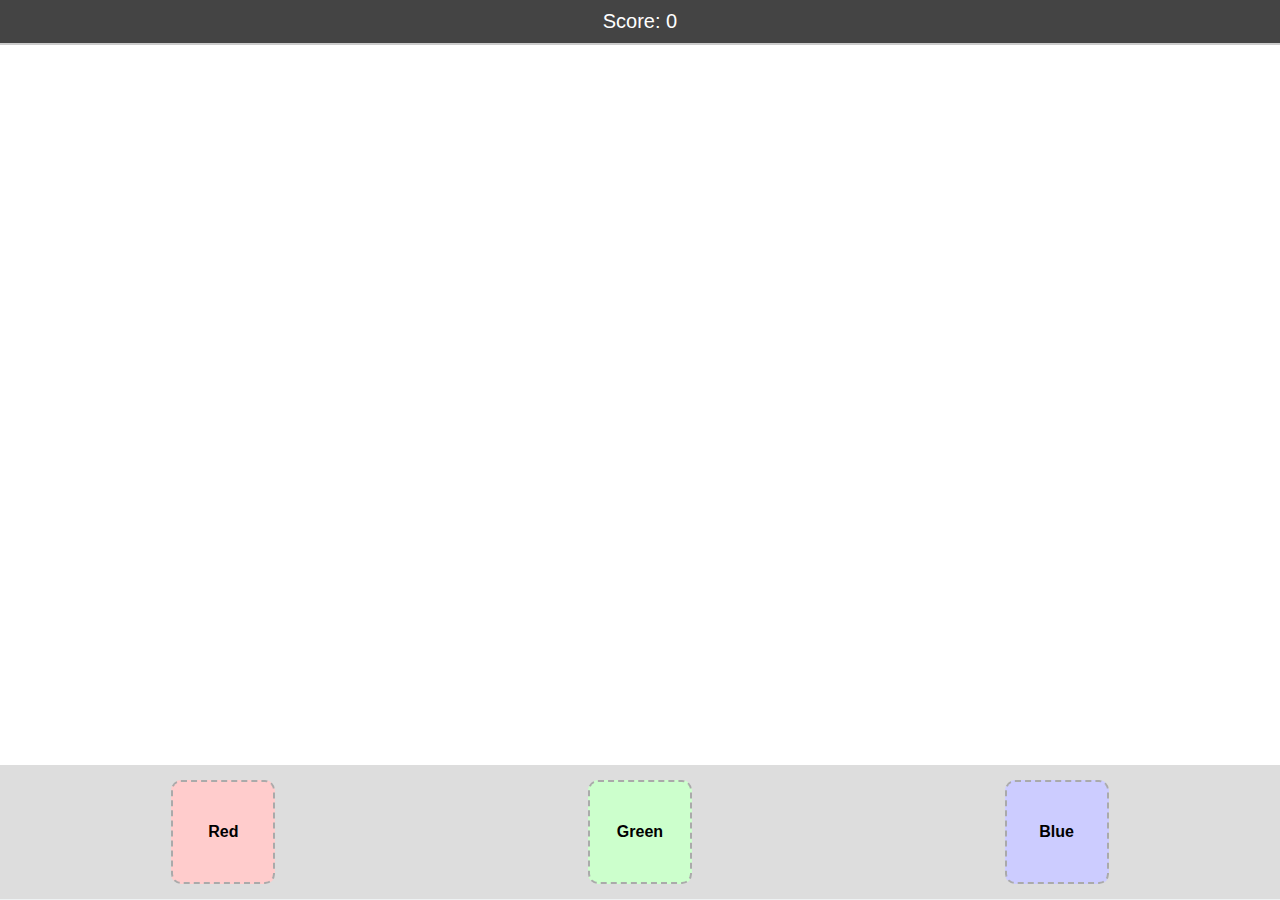
<file: games-cod/e-vandrop.html>
<!DOCTYPE html>
<html lang="en">
<head>
  <meta charset="UTF-8" />
  <meta name="viewport" content="width=device-width, initial-scale=1.0"/>
  <title>Color Face Sorting Game</title>
  <style>
    body {
      font-family: sans-serif;
      margin: 0;
      padding: 0;
      background: #eef2f3;
      overflow: hidden;
    }

    #scoreBoard {
      padding: 10px;
      font-size: 20px;
      background: #444;
      color: white;
      text-align: center;
    }

    #gameArea {
      position: relative;
      width: 100vw;
      height: 80vh;
      background: white;
      border-top: 2px solid #ccc;
      overflow: hidden;
    }

    #buckets {
      display: flex;
      justify-content: space-around;
      padding: 15px;
      background: #ddd;
    }

    .bucket {
      width: 100px;
      height: 100px;
      border: 2px dashed #aaa;
      border-radius: 10px;
      display: flex;
      justify-content: center;
      align-items: center;
      font-weight: bold;
    }

    .bucket.red { background-color: #ffcccc; }
    .bucket.green { background-color: #ccffcc; }
    .bucket.blue { background-color: #ccccff; }

    /* Face Styles */
    .face {
      width: 60px;
      height: 60px;
      border-radius: 50%;
      position: absolute;
      top: 0;
      cursor: grab;
      display: flex;
      justify-content: center;
      align-items: center;
      flex-direction: column;
      box-shadow: 0 0 5px rgba(0, 0, 0, 0.2);
      border: 2px solid #333;
    }

    .eyes {
      display: flex;
      gap: 8px;
      margin-bottom: 2px;
    }

    .eye {
      width: 8px;
      height: 8px;
      background: black;
      border-radius: 50%;
    }

    .nose {
      width: 6px;
      height: 6px;
      background: black;
      border-radius: 50%;
      margin-bottom: 4px;
    }

    .plus {
      position: absolute;
      top: -12px;
      font-weight: bold;
      font-size: 16px;
      color: darkred;
    }
  </style>
</head>
<body>

<div id="scoreBoard">Score: 0</div>
<div id="gameArea"></div>
<div id="buckets">
  <div class="bucket red" data-color="red">Red</div>
  <div class="bucket green" data-color="green">Green</div>
  <div class="bucket blue" data-color="blue">Blue</div>
</div>

<script>
  const gameArea = document.getElementById('gameArea');
  const scoreBoard = document.getElementById('scoreBoard');
  let score = 0;

  const colors = ['red', 'green', 'blue'];

  function createFace() {
    const color = colors[Math.floor(Math.random() * colors.length)];
    
    const face = document.createElement('div');
    face.classList.add('face');
    face.setAttribute('data-color', color);
    face.setAttribute('draggable', true);
    face.style.backgroundColor = color;
    face.style.left = `${Math.random() * (window.innerWidth - 70)}px`;

    // Plus symbol on top
    const plus = document.createElement('div');
    plus.className = 'plus';
    plus.textContent = '+';

    // Eyes
    const eyes = document.createElement('div');
    eyes.className = 'eyes';
    const eye1 = document.createElement('div');
    eye1.className = 'eye';
    const eye2 = document.createElement('div');
    eye2.className = 'eye';
    eyes.appendChild(eye1);
    eyes.appendChild(eye2);

    // Nose
    const nose = document.createElement('div');
    nose.className = 'nose';

    // Build face
    face.appendChild(plus);
    face.appendChild(eyes);
    face.appendChild(nose);

    // Drag logic
    face.addEventListener('dragstart', dragStart);

    gameArea.appendChild(face);

    // Falling animation
    let topPos = 0;
    const fall = setInterval(() => {
      if (topPos < gameArea.offsetHeight - 60) {
        topPos += 2;
        face.style.top = `${topPos}px`;
      } else {
        clearInterval(fall);
        if (face.parentElement) face.remove();
      }
    }, 16);
  }

  function dragStart(e) {
    e.dataTransfer.setData('color', e.target.getAttribute('data-color'));
  }

  // Handle drop into buckets
  document.querySelectorAll('.bucket').forEach(bucket => {
    bucket.addEventListener('dragover', e => e.preventDefault());

    bucket.addEventListener('drop', e => {
      const color = e.dataTransfer.getData('color');
      const bucketColor = bucket.getAttribute('data-color');
      const faces = document.querySelectorAll(`.face[data-color="${color}"]`);

      for (const face of faces) {
        const rect = face.getBoundingClientRect();
        const x = e.clientX;
        const y = e.clientY;
        if (
          x >= rect.left && x <= rect.right &&
          y >= rect.top && y <= rect.bottom
        ) {
          if (color === bucketColor) {
            score++;
            scoreBoard.textContent = `Score: ${score}`;
          }
          face.remove();
          break;
        }
      }
    });
  });

  // Start dropping faces every 2 seconds
  setInterval(createFace, 2000);
</script>

</body>
</html>
</file>
<file: style.css>
* {
  box-sizing: border-box;
  margin: 0;
  padding: 0;
}

body {
  font-family: 'Segoe UI', sans-serif;
  line-height: 1.6;
  background: #f9f9f9;
  color: #333;
}

header {
  background: #333;
  color: #fff;
  padding: 2rem 0;
  text-align: center;
}

nav a {
  color: #fff;
  margin: 0 1rem;
  text-decoration: none;
}

nav a:hover {
  text-decoration: underline;
}

.container {
  width: 90%;
  max-width: 960px;
  margin: auto;
  padding: 2rem 0;
}

h2 {
  margin-bottom: 1rem;
  color: #222;
}

.project-list {
  list-style: none;
  padding: 0;
}

.project-list li {
  background: #fff;
  padding: 1rem;
  margin-bottom: 1rem;
  border-left: 5px solid #0077cc;
  box-shadow: 0 2px 5px rgba(0, 0, 0, 0.1);
}

footer {
  text-align: center;
  padding: 2rem 0;
  background: #eee;
}
/* Modal Styles */
.modal {
  display: none;
  position: fixed;
  z-index: 999;
  padding-top: 100px;
  left: 0; top: 0;
  width: 100%; height: 100%;
  overflow: auto;
  background-color: rgba(0,0,0,0.6);
}

.modal-content {
  background-color: #fff;
  margin: auto;
  padding: 20px;
  width: 80%;
  max-width: 1000px;
  border-radius: 5px;
  position: relative;
  animation: fadeIn 0.3s;
}

.close {
  color: #aaa;
  position: absolute;
  right: 15px;
  top: 10px;
  font-size: 28px;
  font-weight: bold;
  cursor: pointer;
}

.close:hover {
  color: black;
}

@keyframes fadeIn {
  from { opacity: 0; }
  to { opacity: 1; }
}
</file>
<file: stylescv.css>
body {
  font-family: 'Segoe UI', sans-serif;
  margin: 0;
  padding: 0;
  background: #f3f6f4;
  color: #222;
}

.container {
  display: flex;
  max-width: 1100px;
  margin: 40px auto;
  background: #fff;
  box-shadow: 0 0 10px rgba(46, 139, 87, 0.08);
}

.sidebar {
  background-color: #2e8b57;
  color: #fff;
  width: 35%;
  padding: 30px 20px;
  display: flex;
  flex-direction: column;
  gap: 25px;
}

.profile img {
  width: 100%;
  border-radius: 50%;
  border: 4px solid #fff;
  max-width: 160px;
  margin: 0 auto 20px;
  display: block;
}

.contact p,
.education p,
.skills p {
  margin: 10px 0;
  line-height: 1.5;
}

.skills p {
  font-size: 15px;
}

.sidebar h3 {
  border-bottom: 2px solid #fff;
  padding-bottom: 5px;
  margin-bottom: 10px;
}

.main-content {
  width: 65%;
  padding: 1px;
  padding-left: 20px; /* Add this line */
  padding-bottom: 25px;
}

header h1 {
  font-size: 36px;
  margin: 0;
}

header h1 span {
  color: #b2c9c9;
  font-weight: bold;
}

header h2 {
  font-size: 20px;
  color: #b2c9c9;
  font-weight: normal;
  margin: 10px 0 30px;
}

.about p {
  line-height: 1.6;
}

.experience h3 {
  margin-top: 30px;
  margin-right: 30px;
  padding-left: 10px;
  padding-bottom: 5px;
  color: seagreen;
}

.experienceheader h3 {
  margin-top: 0px;
  margin-right: 0px;
  padding-left: 0px;
  color: seagreen;
}

.job {
  margin-bottom: 30px;
}

.job h4 {
  margin: 0;
  font-weight: bold;
}

.job ul {
  padding-left: 20px;
  margin-top: 5px;
}

.job li {
  margin-bottom: 5px;
}

* {
  box-sizing: border-box;
  margin: 0;
  padding: 0;
}

body {
  font-family: 'Segoe UI', sans-serif;
  line-height: 1.6;
  background: #f9f9f9;
  color: #333;
}

header {
  background: #2e8b57;
  color: #fff;
  padding: 2rem 0;
  text-align: center;
}

nav a {
  color: #fff;
  margin: 0 1rem;
  text-decoration: none;
  font-weight: 500;
}

nav a:hover {
  color: #f3f6f4;
  text-decoration: underline;
}

.container {
  width: 90%;
  max-width: 960px;
  margin: auto;
  padding: 2rem 0;
}

h2 {
  margin-bottom: 1rem;
  color: #2e8b57;
}

.project-list {
  list-style: none;
  padding: 0;
}

.project-list li {
  background: #f9f9f9;
  padding: 1rem;
  margin-bottom: 1rem;
  border-left: 5px solid #2e8b57;
  box-shadow: 0 2px 5px rgba(46, 139, 87, 0.08);
}

footer {
  text-align: center;
  padding: 2rem 0;
  background: #e6f2ec;
  color: #2e8b57;
}
/* Modal Styles */
.modal {
  display: none;
  position: fixed;
  z-index: 999;
  padding-top: 100px;
  left: 0; top: 0;
  width: 100%; height: 100%;
  overflow: auto;
  background-color: rgba(0,0,0,0.6);
}

.modal-content {
  background-color: #fff;
  margin: auto;
  padding: 10px;
  width: 80%;
  max-width: 1000px;
  border-radius: 5px;
  position: relative;
  animation: fadeIn 0.3s;
}

.close {
  color: #aaa;
  position: absolute;
  right: 15px;
  top: 10px;
  font-size: 28px;
  font-weight: bold;
  cursor: pointer;
}

.close:hover {
  color: black;
}

@keyframes fadeIn {
  from { opacity: 0; }
  to { opacity: 1; }
}
</file>
